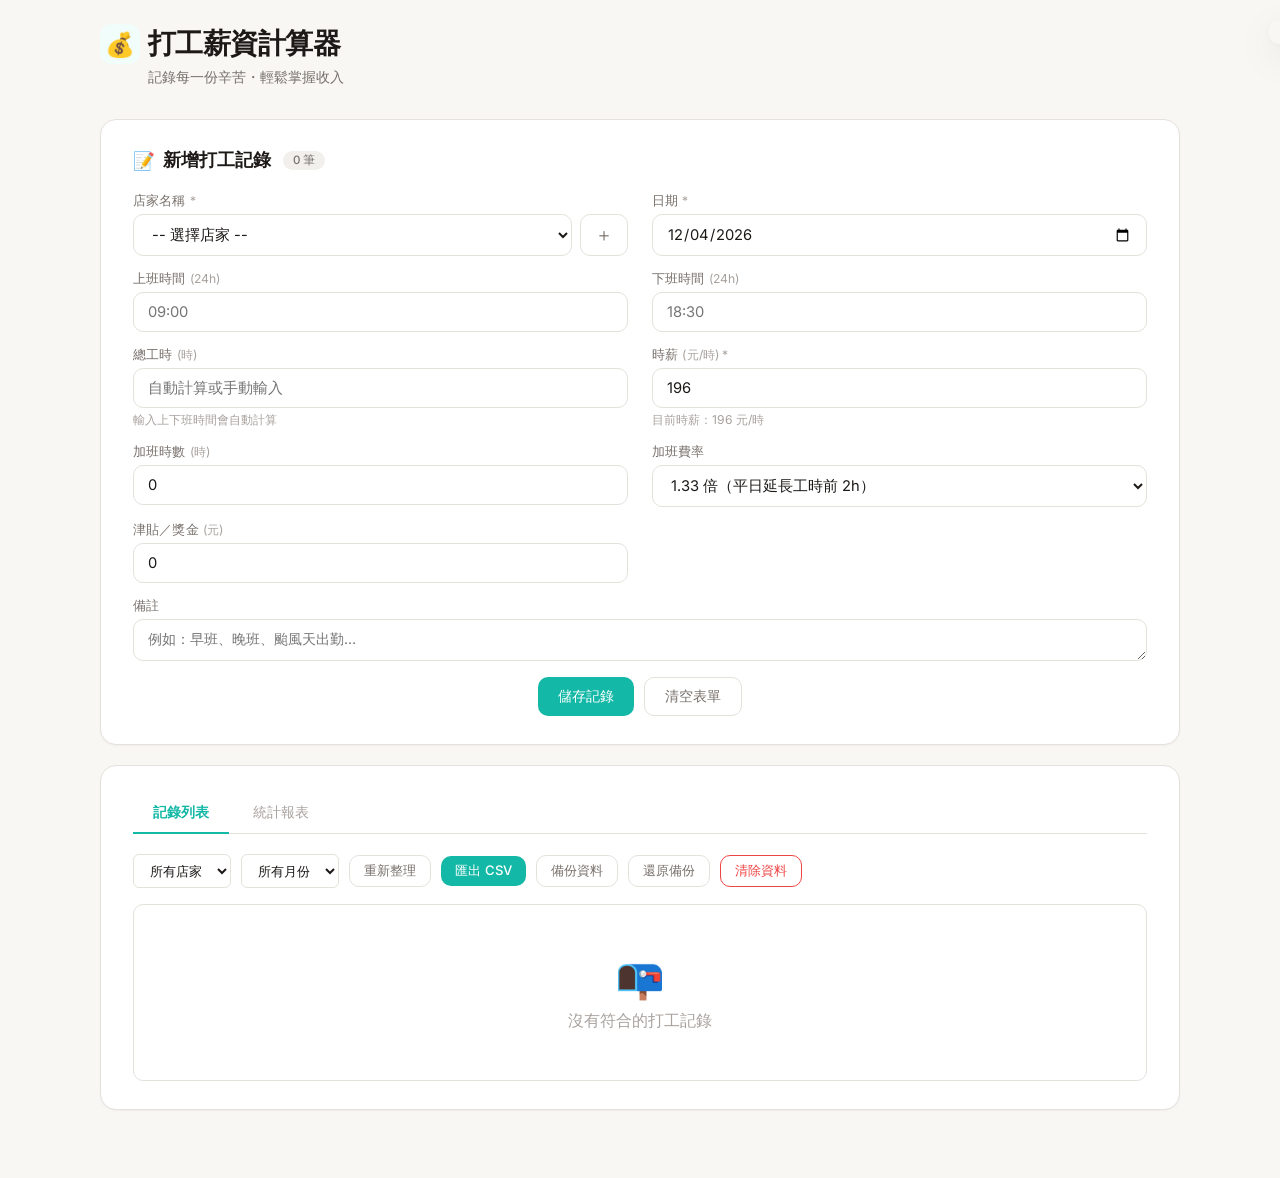
<file: index.html>
<!DOCTYPE html>
<html lang="zh-TW">
<head>
    <meta charset="UTF-8">
    <meta name="viewport" content="width=device-width, initial-scale=1.0">
    <title>打工薪資計算器</title>
    <link rel="preconnect" href="https://fonts.googleapis.com">
    <link rel="preconnect" href="https://fonts.gstatic.com" crossorigin>
    <link href="https://fonts.googleapis.com/css2?family=Outfit:wght@400;500;600;700;800&family=Inter:wght@400;500;600&display=swap" rel="stylesheet">
    <style>
        /* ============================================================
           Design Read: 個人薪資工具 → 簡潔溫暖、值得信賴
           Dials: VARIANCE:5 / MOTION:4 / DENSITY:4
           System: 自訂 CSS（Tailwind 精神）
           ============================================================ */

        /* ===== Reset & Theme Tokens ===== */
        *, *::before, *::after { box-sizing: border-box; margin: 0; padding: 0; }
        :root {
            --font-display: 'Outfit', 'Segoe UI', -apple-system, sans-serif;
            --font-body: 'Inter', 'Noto Sans TC', -apple-system, sans-serif;

            /* Light theme */
            --bg: #f8f7f4;
            --bg-card: #ffffff;
            --bg-elevated: #f1f0ec;
            --bg-input: #ffffff;
            --border: #e5e2dc;
            --border-focus: #14b8a6;
            --text-primary: #1c1917;
            --text-secondary: #78716c;
            --text-tertiary: #a8a29e;
            --accent: #14b8a6;
            --accent-hover: #0d9488;
            --accent-subtle: #f0fdfa;
            --accent-text: #ffffff;
            --cta: #f43f5e;
            --cta-hover: #e11d48;
            --cta-subtle: #fff1f2;
            --success: #10b981;
            --success-subtle: #ecfdf5;
            --danger: #ef4444;
            --danger-subtle: #fef2f2;
            --warning: #f59e0b;
            --shadow-sm: 0 1px 2px rgba(28,25,23,0.04);
            --shadow-md: 0 4px 12px rgba(28,25,23,0.06), 0 1px 3px rgba(28,25,23,0.04);
            --shadow-lg: 0 12px 40px rgba(28,25,23,0.08), 0 2px 8px rgba(28,25,23,0.04);
            --radius: 16px;
            --radius-sm: 10px;
            --radius-xs: 6px;
        }

        @media (prefers-color-scheme: dark) {
            :root {
                --bg: #141210;
                --bg-card: #1c1917;
                --bg-elevated: #292524;
                --bg-input: #292524;
                --border: #3d3836;
                --border-focus: #2dd4bf;
                --text-primary: #f5f5f4;
                --text-secondary: #a8a29e;
                --text-tertiary: #78716c;
                --accent: #2dd4bf;
                --accent-hover: #5eead4;
                --accent-subtle: rgba(45,212,191,0.08);
                --accent-text: #141210;
                --cta: #fb7185;
                --cta-hover: #fda4af;
                --cta-subtle: rgba(244,63,94,0.1);
                --success: #34d399;
                --success-subtle: rgba(16,185,129,0.1);
                --danger: #f87171;
                --danger-subtle: rgba(239,68,68,0.1);
                --shadow-sm: 0 1px 2px rgba(0,0,0,0.2);
                --shadow-md: 0 4px 12px rgba(0,0,0,0.3);
                --shadow-lg: 0 12px 40px rgba(0,0,0,0.4);
            }
        }

        html { font-size: 16px; }
        body {
            font-family: var(--font-body);
            background: var(--bg);
            color: var(--text-primary);
            min-height: 100vh;
            padding: 0;
            -webkit-font-smoothing: antialiased;
            transition: background 0.3s, color 0.3s;
        }

        /* ===== Layout ===== */
        .app-wrap {
            max-width: 1120px;
            margin: 0 auto;
            padding: 24px 20px 48px;
        }

        /* ===== Header ===== */
        .app-header {
            margin-bottom: 32px;
        }
        .app-header h1 {
            font-family: var(--font-display);
            font-size: 1.75rem;
            font-weight: 800;
            letter-spacing: -0.02em;
            color: var(--text-primary);
            display: flex;
            align-items: center;
            gap: 8px;
        }
        .app-header h1 span {
            background: var(--accent-subtle);
            color: var(--accent);
            font-size: 1.5rem;
            width: 40px;
            height: 40px;
            display: inline-flex;
            align-items: center;
            justify-content: center;
            border-radius: 12px;
        }
        .app-header p {
            color: var(--text-secondary);
            font-size: 0.9rem;
            margin-top: 4px;
            margin-left: 48px;
        }

        /* ===== Card ===== */
        .card {
            background: var(--bg-card);
            border: 1px solid var(--border);
            border-radius: var(--radius);
            box-shadow: var(--shadow-sm);
            padding: 28px 32px;
            margin-bottom: 20px;
            transition: background 0.3s, border-color 0.3s, box-shadow 0.3s;
        }
        .card-title {
            font-family: var(--font-display);
            font-size: 1.1rem;
            font-weight: 600;
            color: var(--text-primary);
            margin-bottom: 20px;
            display: flex;
            align-items: center;
            gap: 8px;
        }
        .card-title .badge {
            font-family: var(--font-body);
            font-size: 0.72rem;
            font-weight: 500;
            background: var(--bg-elevated);
            color: var(--text-secondary);
            padding: 2px 10px;
            border-radius: 20px;
            margin-left: 4px;
        }

        /* ===== Form ===== */
        .form-grid {
            display: grid;
            grid-template-columns: 1fr 1fr;
            gap: 14px 24px;
        }
        .form-group {
            display: flex;
            flex-direction: column;
            gap: 4px;
        }
        .form-group.full-width { grid-column: 1 / -1; }
        .form-group label {
            font-size: 0.82rem;
            font-weight: 500;
            color: var(--text-secondary);
            letter-spacing: 0.01em;
        }
        .form-group label .hint {
            font-weight: 400;
            color: var(--text-tertiary);
            font-size: 0.76rem;
        }
        .form-group input,
        .form-group select,
        .form-group textarea {
            padding: 10px 14px;
            border: 1.5px solid var(--border);
            border-radius: var(--radius-sm);
            font-size: 0.92rem;
            font-family: var(--font-body);
            background: var(--bg-input);
            color: var(--text-primary);
            transition: border-color 0.2s, box-shadow 0.2s, background 0.3s;
            outline: none;
        }
        .form-group input:focus,
        .form-group select:focus,
        .form-group textarea:focus {
            border-color: var(--border-focus);
            box-shadow: 0 0 0 3px rgba(45,212,191,0.12);
        }
        .form-group textarea {
            resize: vertical;
            min-height: 42px;
            font-size: 0.88rem;
        }
        .form-group .auto-calc {
            font-size: 0.76rem;
            color: var(--text-tertiary);
        }

        /* Select + Add group */
        .select-add-group {
            display: flex;
            gap: 8px;
            align-items: stretch;
        }
        .select-add-group select {
            flex: 1;
            min-width: 0;
        }
        .select-add-group .btn {
            flex-shrink: 0;
            font-size: 1.1rem;
            padding: 6px 14px;
            border-radius: var(--radius-sm);
        }

        /* ===== Buttons ===== */
        .btn {
            padding: 9px 20px;
            border: none;
            border-radius: var(--radius-sm);
            font-size: 0.88rem;
            font-weight: 500;
            font-family: var(--font-body);
            cursor: pointer;
            transition: all 0.2s cubic-bezier(0.16,1,0.3,1);
            display: inline-flex;
            align-items: center;
            gap: 6px;
            text-decoration: none;
        }
        .btn:active { transform: scale(0.96); }
        .btn-primary {
            background: var(--accent);
            color: var(--accent-text);
        }
        .btn-primary:hover { background: var(--accent-hover); }
        .btn-cta {
            background: var(--cta);
            color: #fff;
        }
        .btn-cta:hover { background: var(--cta-hover); }
        .btn-danger {
            background: transparent;
            color: var(--danger);
            border: 1.5px solid var(--danger);
        }
        .btn-danger:hover { background: var(--danger-subtle); }
        .btn-outline {
            background: transparent;
            color: var(--text-secondary);
            border: 1.5px solid var(--border);
        }
        .btn-outline:hover {
            border-color: var(--text-tertiary);
            background: var(--bg-elevated);
        }
        .btn-sm { padding: 6px 14px; font-size: 0.82rem; }
        .btn-group {
            display: flex;
            gap: 10px;
            flex-wrap: wrap;
            margin-top: 16px;
        }
        .btn-group.center { justify-content: center; }

        /* ===== Result Box ===== */
        .result-box {
            background: var(--accent-subtle);
            border: 1px solid var(--accent);
            border-radius: var(--radius-sm);
            padding: 16px 20px;
            margin-top: 16px;
            display: none;
            animation: fadeSlideIn 0.3s ease;
        }
        .result-box.show { display: block; }
        .result-box .result-item {
            display: flex;
            justify-content: space-between;
            padding: 5px 0;
            font-size: 0.9rem;
        }
        .result-box .result-item.total {
            font-size: 1.15rem;
            font-weight: 700;
            color: var(--accent);
            border-top: 1.5px solid var(--accent);
            margin-top: 6px;
            padding-top: 10px;
        }

        @keyframes fadeSlideIn {
            from { opacity: 0; transform: translateY(-6px); }
            to   { opacity: 1; transform: translateY(0); }
        }

        /* ===== Tabs ===== */
        .tabs {
            display: flex;
            border-bottom: 1.5px solid var(--border);
            margin-bottom: 20px;
            gap: 4px;
        }
        .tab {
            padding: 10px 20px;
            font-size: 0.85rem;
            font-weight: 500;
            font-family: var(--font-body);
            color: var(--text-tertiary);
            cursor: pointer;
            border: none;
            background: none;
            border-bottom: 2px solid transparent;
            margin-bottom: -1.5px;
            transition: all 0.2s;
        }
        .tab:hover { color: var(--text-secondary); }
        .tab.active {
            color: var(--accent);
            border-bottom-color: var(--accent);
            font-weight: 600;
        }
        .tab-content { display: none; }
        .tab-content.active { display: block; }

        /* ===== Filter Bar ===== */
        .filter-bar {
            display: flex;
            gap: 10px;
            align-items: center;
            flex-wrap: wrap;
            margin-bottom: 16px;
        }
        .filter-bar select,
        .filter-bar input {
            padding: 7px 12px;
            border: 1.5px solid var(--border);
            border-radius: var(--radius-xs);
            font-size: 0.84rem;
            font-family: var(--font-body);
            background: var(--bg-input);
            color: var(--text-primary);
            outline: none;
        }
        .filter-bar select:focus,
        .filter-bar input:focus {
            border-color: var(--border-focus);
        }

        /* ===== Table ===== */
        .table-wrap {
            overflow-x: auto;
            border: 1px solid var(--border);
            border-radius: var(--radius-sm);
            background: var(--bg-card);
        }
        table {
            width: 100%;
            border-collapse: collapse;
            font-size: 0.84rem;
        }
        thead { background: var(--bg-elevated); }
        th {
            text-align: left;
            padding: 10px 14px;
            font-weight: 600;
            color: var(--text-secondary);
            font-size: 0.78rem;
            letter-spacing: 0.03em;
            white-space: nowrap;
            border-bottom: 1.5px solid var(--border);
        }
        td {
            padding: 10px 14px;
            border-bottom: 1px solid var(--border);
            vertical-align: middle;
            color: var(--text-primary);
        }
        tr:last-child td { border-bottom: none; }
        tr:hover td { background: var(--accent-subtle); }
        .text-money { font-weight: 600; font-variant-numeric: tabular-nums; }
        .text-store {
            display: inline-block;
            background: var(--accent-subtle);
            color: var(--accent);
            padding: 2px 10px;
            border-radius: 8px;
            font-size: 0.8rem;
            font-weight: 500;
        }
        .empty-msg {
            text-align: center;
            padding: 48px 20px;
            color: var(--text-tertiary);
        }
        .empty-msg .icon { font-size: 2.5rem; margin-bottom: 8px; }

        /* ===== Stats ===== */
        .stats-grid {
            display: grid;
            grid-template-columns: repeat(auto-fit, minmax(160px, 1fr));
            gap: 12px;
            margin-bottom: 24px;
        }
        .stat-card {
            background: var(--bg-elevated);
            border-radius: var(--radius-sm);
            padding: 16px;
            text-align: center;
            border: 1px solid var(--border);
        }
        .stat-card .label {
            font-size: 0.78rem;
            color: var(--text-secondary);
            font-weight: 500;
        }
        .stat-card .value {
            font-family: var(--font-display);
            font-size: 1.5rem;
            font-weight: 700;
            color: var(--text-primary);
            margin-top: 4px;
        }
        .stat-card .value.accent { color: var(--accent); }
        .stat-card .value.cta { color: var(--cta); }
        .stat-card .value.warning { color: var(--warning); }

        .store-breakdown {
            display: grid;
            gap: 6px;
        }
        .store-row {
            display: flex;
            justify-content: space-between;
            align-items: center;
            padding: 10px 16px;
            background: var(--bg-elevated);
            border-radius: var(--radius-sm);
            border: 1px solid var(--border);
        }
        .store-row .sname { font-weight: 500; }
        .store-row .samount { font-weight: 700; color: var(--accent); }

        /* ===== Toast ===== */
        .toast {
            position: fixed;
            top: 20px;
            right: 20px;
            padding: 12px 22px;
            border-radius: var(--radius-sm);
            color: #fff;
            font-weight: 500;
            font-size: 0.88rem;
            font-family: var(--font-body);
            box-shadow: var(--shadow-lg);
            z-index: 9999;
            transform: translateX(120%);
            transition: transform 0.35s cubic-bezier(0.16,1,0.3,1);
            max-width: 380px;
        }
        .toast.show { transform: translateX(0); }
        .toast.success { background: var(--success); }
        .toast.error { background: var(--danger); }
        .toast.info { background: #6366f1; }

        /* ===== Icon-only actions ===== */
        .action-btn {
            background: none;
            border: none;
            cursor: pointer;
            font-size: 1rem;
            padding: 4px 6px;
            border-radius: 6px;
            transition: background 0.15s;
            opacity: 0.6;
        }
        .action-btn:hover { background: var(--bg-elevated); opacity: 1; }

        /* ===== Responsive ===== */
        @media (max-width: 720px) {
            .app-wrap { padding: 16px 14px 32px; }
            .card { padding: 20px; }
            .form-grid { grid-template-columns: 1fr; }
            .stats-grid { grid-template-columns: 1fr 1fr; }
            .filter-bar { flex-direction: column; align-items: stretch; }
            .app-header h1 { font-size: 1.4rem; }
            .app-header p { margin-left: 0; }
        }

        @media (prefers-reduced-motion: reduce) {
            *, *::before, *::after {
                animation-duration: 0.01ms !important;
                transition-duration: 0.01ms !important;
            }
        }

        @media print {
            body { background: #fff; }
            .no-print { display: none !important; }
            .card {
                border: 1px solid #ddd;
                box-shadow: none;
                break-inside: avoid;
                padding: 16px;
            }
            .table-wrap { border: 1px solid #ddd; }
        }
    </style>
</head>
<body>

    <div class="app-wrap">

        <!-- Toast -->
        <div id="toast" class="toast"></div>

        <!-- Header -->
        <header class="app-header no-print">
            <h1><span>💰</span> 打工薪資計算器</h1>
            <p>記錄每一份辛苦・輕鬆掌握收入</p>
        </header>

        <!-- ===== Input Section ===== -->
        <section class="card no-print" id="input-section">
            <div class="card-title">
                <span>📝</span> 新增打工記錄
                <span class="badge" id="record-count-badge">0 筆</span>
            </div>

            <div class="form-grid">
                <div class="form-group">
                    <label>店家名稱 <span class="hint">*</span></label>
                    <div class="select-add-group">
                        <select id="storeSelect" onchange="onStoreSelectChange()"></select>
                        <button type="button" class="btn btn-sm btn-outline" onclick="addNewStore()" title="新增店家">＋</button>
                    </div>
                </div>

                <div class="form-group">
                    <label>日期 <span class="hint">*</span></label>
                    <input type="date" id="workDate">
                </div>

                <div class="form-group">
                    <label>上班時間 <span class="hint">(24h)</span></label>
                    <input type="text" id="startTime" placeholder="09:00" maxlength="5" inputmode="numeric">
                </div>

                <div class="form-group">
                    <label>下班時間 <span class="hint">(24h)</span></label>
                    <input type="text" id="endTime" placeholder="18:30" maxlength="5" inputmode="numeric">
                </div>

                <div class="form-group">
                    <label>總工時 <span class="hint">(時)</span></label>
                    <input type="number" id="workHours" step="0.5" min="0" placeholder="自動計算或手動輸入">
                    <span class="auto-calc" id="hoursHint">輸入上下班時間會自動計算</span>
                </div>

                <div class="form-group">
                    <label>時薪 <span class="hint">(元/時) *</span></label>
                    <input type="number" id="hourlyWage" step="1" min="0" placeholder="196" value="196">
                    <span class="auto-calc">目前時薪：196 元/時</span>
                </div>

                <div class="form-group">
                    <label>加班時數 <span class="hint">(時)</span></label>
                    <input type="number" id="overtimeHours" step="0.5" min="0" value="0" placeholder="0">
                </div>

                <div class="form-group">
                    <label>加班費率</label>
                    <select id="overtimeRate">
                        <option value="1.33">1.33 倍（平日延長工時前 2h）</option>
                        <option value="1.66">1.66 倍（平日延長工時第 3h 起）</option>
                        <option value="2">2 倍（例假日出勤）</option>
                        <option value="1">1 倍（無加班費）</option>
                    </select>
                </div>

                <div class="form-group">
                    <label>津貼／獎金 <span class="hint">(元)</span></label>
                    <input type="number" id="allowance" step="1" value="0" placeholder="0">
                </div>

                <div class="form-group full-width">
                    <label>備註</label>
                    <textarea id="notes" placeholder="例如：早班、晚班、颱風天出勤…" rows="1"></textarea>
                </div>
            </div>

            <!-- Result Preview -->
            <div class="result-box" id="resultBox">
                <div class="result-item"><span>本薪</span><span id="previewBase" class="text-money">$0</span></div>
                <div class="result-item"><span>加班費</span><span id="previewOvertime" class="text-money">$0</span></div>
                <div class="result-item"><span>津貼／獎金</span><span id="previewAllowance" class="text-money">$0</span></div>
                <div class="result-item total"><span>總計</span><span id="previewTotal" class="text-money">$0</span></div>
            </div>

            <div class="btn-group center">
                <button class="btn btn-primary" onclick="saveRecord()">儲存記錄</button>
                <button class="btn btn-outline" onclick="resetForm()">清空表單</button>
            </div>
        </section>

        <!-- ===== Tabs ===== -->
        <section class="card">
            <div class="tabs no-print">
                <button class="tab active" data-tab="records">記錄列表</button>
                <button class="tab" data-tab="report">統計報表</button>
            </div>

            <!-- Records Tab -->
            <div class="tab-content active" id="tab-records">
                <div class="filter-bar no-print">
                    <select id="filterStore" onchange="renderRecords()">
                        <option value="">所有店家</option>
                    </select>
                    <select id="filterMonth" onchange="renderRecords()">
                        <option value="">所有月份</option>
                    </select>
                    <button class="btn btn-sm btn-outline" onclick="renderRecords()">重新整理</button>
                    <button class="btn btn-sm btn-primary" onclick="exportCSV()">匯出 CSV</button>
                    <button class="btn btn-sm btn-outline" onclick="exportBackup()">備份資料</button>
                    <button class="btn btn-sm btn-outline" onclick="document.getElementById('importFileInput').click()">還原備份</button>
                    <input type="file" id="importFileInput" accept=".json" style="display:none" onchange="importBackup(event)">
                    <button class="btn btn-sm btn-danger" onclick="clearAllData()">清除資料</button>
                </div>
                <div class="table-wrap" id="recordsTableWrap">
                    <div class="empty-msg">
                        <div class="icon">📭</div>
                        <p>還沒有打工記錄，趕快新增一筆吧！</p>
                    </div>
                </div>
            </div>

            <!-- Report Tab -->
            <div class="tab-content" id="tab-report">
                <div class="no-print" style="margin-bottom:16px;">
                    <button class="btn btn-sm btn-outline" onclick="printReport()">列印報表</button>
                </div>
                <div class="stats-grid" id="statsGrid">
                    <div class="stat-card">
                        <div class="label">總收入</div>
                        <div class="value accent" id="statTotal">$0</div>
                    </div>
                    <div class="stat-card">
                        <div class="label">總筆數</div>
                        <div class="value" id="statCount">0</div>
                    </div>
                    <div class="stat-card">
                        <div class="label">店家數</div>
                        <div class="value" id="statStores">0</div>
                    </div>
                    <div class="stat-card">
                        <div class="label">總工時</div>
                        <div class="value warning" id="statHours">0</div>
                    </div>
                </div>

                <div id="reportDetail">
                    <h3 style="font-family:var(--font-display);font-size:0.95rem;font-weight:600;color:var(--text-secondary);margin:20px 0 10px;">各店家收入</h3>
                    <div class="store-breakdown" id="storeBreakdown"></div>
                    <h3 style="font-family:var(--font-display);font-size:0.95rem;font-weight:600;color:var(--text-secondary);margin:20px 0 10px;">每月收入</h3>
                    <div class="store-breakdown" id="monthBreakdown"></div>
                </div>
            </div>
        </section>
    </div>

    <script>
        // ============================================================
        //  Data Layer
        // ============================================================
        const STORAGE_KEY = 'parttime_salary_records';
        const STORES_KEY = 'parttime_stores';

        function getRecords() {
            try { return JSON.parse(localStorage.getItem(STORAGE_KEY)) || []; }
            catch { return []; }
        }

        function saveRecords(records) {
            localStorage.setItem(STORAGE_KEY, JSON.stringify(records));
            // Auto-sync store names from records
            const stores = [...new Set(records.map(r => r.store))].sort();
            saveStores(stores);
            updateUI();
        }

        function getStores() {
            try { return JSON.parse(localStorage.getItem(STORES_KEY)) || []; }
            catch { return []; }
        }

        function saveStores(stores) {
            localStorage.setItem(STORES_KEY, JSON.stringify([...new Set(stores)].sort()));
        }

        function syncStoresFromRecords() {
            const records = getRecords();
            const recordStores = [...new Set(records.map(r => r.store))];
            const savedStores = getStores();
            const all = [...new Set([...savedStores, ...recordStores])].sort();
            if (all.length !== savedStores.length) {
                saveStores(all);
            }
        }

        function generateId() {
            return Date.now().toString(36) + Math.random().toString(36).slice(2, 6);
        }

        // ============================================================
        //  Calculation
        // ============================================================
        function calcPay(record) {
            const hours = Number(record.hours) || 0;
            const wage = Number(record.hourlyWage) || 0;
            const otHours = Number(record.overtimeHours) || 0;
            const otRate = Number(record.overtimeRate) || 1;
            const allowance = Number(record.allowance) || 0;
            const base = hours * wage;
            const overtime = otHours * wage * otRate;
            const total = base + overtime + allowance;
            return { base: Math.round(base), overtime: Math.round(overtime), allowance, total: Math.round(total) };
        }

        function autoCalcHours(start, end) {
            if (!start || !end) return null;
            const [sh, sm] = start.split(':').map(Number);
            const [eh, em] = end.split(':').map(Number);
            let s = sh * 60 + sm;
            let e = eh * 60 + em;
            if (e <= s) e += 1440;
            return Math.round((e - s) / 6) / 10;
        }

        // ============================================================
        //  Time Input helpers
        // ============================================================
        function formatTimeInput(input) {
            // On every keystroke: just strip non-digits, no formatting
            let raw = input.value.replace(/[^0-9]/g, '').slice(0, 4);
            input.value = raw;
        }

        function finalizeTimeInput(input) {
            // On blur: smart-parse raw digits to HH:MM
            let raw = input.value.replace(/[^0-9]/g, '').slice(0, 4);
            if (!raw) { input.value = ''; input.style.borderColor = ''; return; }

            let result = '';
            if (raw.length === 1) {
                // "8" → "08:00"
                result = '0' + raw + ':00';
            } else if (raw.length === 2) {
                // "16" → "16:00"
                const h = parseInt(raw, 10);
                result = (h < 10 ? '0' : '') + h + ':00';
            } else if (raw.length === 3) {
                // "830" → "08:30"
                let h = parseInt(raw[0], 10);
                let m = parseInt(raw.slice(1), 10);
                if (h > 23) h = 23;
                if (m > 59) m = 59;
                result = (h < 10 ? '0' : '') + h + ':' + (m < 10 ? '0' : '') + m;
            } else if (raw.length === 4) {
                // "1430" → "14:30"
                let h = parseInt(raw.slice(0, 2), 10);
                let m = parseInt(raw.slice(2), 10);
                if (h > 23) h = 23;
                if (m > 59) m = 59;
                result = (h < 10 ? '0' : '') + h + ':' + (m < 10 ? '0' : '') + m;
            }

            input.value = result;
            input.style.borderColor = '';
        }

        // (no separate validate needed — finalizeTimeInput handles validation inline)

        // ============================================================
        //  DOM Ready
        // ============================================================
        document.addEventListener('DOMContentLoaded', () => {
            const startInput = document.getElementById('startTime');
            const endInput = document.getElementById('endTime');
            const hoursInput = document.getElementById('workHours');

            // Time formatting: keystroke → raw digits, blur → smart HH:MM
            [startInput, endInput].forEach(inp => {
                inp.addEventListener('input', function() { formatTimeInput(this); });
                inp.addEventListener('blur', function() { finalizeTimeInput(this); });
            });

            // Auto-calc hours (trigger on change AND blur for formatted times)
            function onTimeChange() {
                const calc = autoCalcHours(startInput.value, endInput.value);
                const hint = document.getElementById('hoursHint');
                if (calc !== null) {
                    hoursInput.value = calc;
                    hint.textContent = `自動計算：${calc} 小時`;
                    hint.style.color = 'var(--success)';
                } else {
                    hint.textContent = '輸入上下班時間會自動計算';
                    hint.style.color = 'var(--text-tertiary)';
                }
                updatePreview();
            }
            startInput.addEventListener('change', onTimeChange);
            startInput.addEventListener('blur', onTimeChange);
            endInput.addEventListener('change', onTimeChange);
            endInput.addEventListener('blur', onTimeChange);

            // Live preview
            document.querySelectorAll('#input-section input, #input-section select, #input-section textarea').forEach(el => {
                el.addEventListener('input', updatePreview);
                el.addEventListener('change', updatePreview);
            });

            // Today's date
            document.getElementById('workDate').value = new Date().toISOString().slice(0, 10);

            // Tabs
            document.querySelectorAll('.tab').forEach(tab => {
                tab.addEventListener('click', () => {
                    document.querySelectorAll('.tab').forEach(t => t.classList.remove('active'));
                    document.querySelectorAll('.tab-content').forEach(t => t.classList.remove('active'));
                    tab.classList.add('active');
                    document.getElementById('tab-' + tab.dataset.tab).classList.add('active');
                });
            });

            // Sync stores from existing records on first load
            syncStoresFromRecords();

            // Textarea auto-resize
            document.getElementById('notes').addEventListener('input', function() {
                this.style.height = 'auto';
                this.style.height = Math.min(this.scrollHeight, 120) + 'px';
            });

            updateUI();
        });

        // ============================================================
        //  Preview
        // ============================================================
        function updatePreview() {
            const hours = Number(document.getElementById('workHours').value) || 0;
            const wage = Number(document.getElementById('hourlyWage').value) || 0;
            const otHours = Number(document.getElementById('overtimeHours').value) || 0;
            const otRate = Number(document.getElementById('overtimeRate').value) || 1;
            const allowance = Number(document.getElementById('allowance').value) || 0;
            const base = hours * wage;
            const overtime = otHours * wage * otRate;
            const total = base + overtime + allowance;

            document.getElementById('previewBase').textContent = '$' + Math.round(base).toLocaleString();
            document.getElementById('previewOvertime').textContent = '$' + Math.round(overtime).toLocaleString();
            document.getElementById('previewAllowance').textContent = '$' + allowance.toLocaleString();
            document.getElementById('previewTotal').textContent = '$' + Math.round(total).toLocaleString();
            document.getElementById('resultBox').classList.toggle('show', hours > 0 || otHours > 0 || allowance > 0);
        }

        // ============================================================
        //  CRUD
        // ============================================================
        function getFormData() {
            const store = document.getElementById('storeSelect').value.trim();
            const date = document.getElementById('workDate').value;
            const startTime = document.getElementById('startTime').value;
            const endTime = document.getElementById('endTime').value;
            const hours = Number(document.getElementById('workHours').value) || 0;
            const wage = Number(document.getElementById('hourlyWage').value) || 0;
            const otHours = Number(document.getElementById('overtimeHours').value) || 0;
            const otRate = Number(document.getElementById('overtimeRate').value) || 1;
            const allowance = Number(document.getElementById('allowance').value) || 0;
            const notes = document.getElementById('notes').value.trim();

            if (!store) { showToast('請輸入店家名稱！', 'error'); return null; }
            if (!date) { showToast('請選擇日期！', 'error'); return null; }
            if (hours <= 0) { showToast('請輸入工時！', 'error'); return null; }
            if (wage <= 0) { showToast('請輸入時薪！', 'error'); return null; }
            return { store, date, startTime, endTime, hours, hourlyWage: wage, overtimeHours: otHours, overtimeRate: otRate, allowance, notes };
        }

        function saveRecord() {
            const data = getFormData();
            if (!data) return;
            const records = getRecords();
            records.push({ ...data, id: generateId(), createdAt: new Date().toISOString() });
            saveRecords(records);
            showToast(`已儲存 ${data.store} 的薪資記錄！`, 'success');
            resetForm();
        }

        function deleteRecord(id, silent) {
            if (!silent && !confirm('確定要刪除這筆記錄嗎？')) return;
            let records = getRecords();
            records = records.filter(r => r.id !== id);
            saveRecords(records);
            if (!silent) showToast('已刪除記錄', 'info');
        }

        function editRecord(id) {
            const records = getRecords();
            const r = records.find(r => r.id === id);
            if (!r) return;
            document.getElementById('storeSelect').value = r.store;
            document.getElementById('workDate').value = r.date;
            document.getElementById('startTime').value = r.startTime || '';
            document.getElementById('endTime').value = r.endTime || '';
            document.getElementById('workHours').value = r.hours;
            document.getElementById('hourlyWage').value = r.hourlyWage;
            document.getElementById('overtimeHours').value = r.overtimeHours || 0;
            document.getElementById('overtimeRate').value = r.overtimeRate || 1.33;
            document.getElementById('allowance').value = r.allowance || 0;
            document.getElementById('notes').value = r.notes || '';

            // Update hours hint if start/end time exist
            const hint = document.getElementById('hoursHint');
            if (r.startTime && r.endTime) {
                hint.textContent = `自動計算：${r.hours} 小時`;
                hint.style.color = 'var(--success)';
            } else {
                hint.textContent = '輸入上下班時間會自動計算';
                hint.style.color = 'var(--text-tertiary)';
            }

            // Scroll to form and delete old record silently
            document.getElementById('input-section').scrollIntoView({ behavior: 'smooth' });
            deleteRecord(id, true);
            updatePreview();
        }

        function resetForm() {
            document.getElementById('storeSelect').value = '';
            document.getElementById('workDate').value = new Date().toISOString().slice(0, 10);
            document.getElementById('startTime').value = '';
            document.getElementById('endTime').value = '';
            document.getElementById('workHours').value = '';
            document.getElementById('hourlyWage').value = 196;
            document.getElementById('overtimeHours').value = 0;
            document.getElementById('overtimeRate').value = 1.33;
            document.getElementById('allowance').value = 0;
            document.getElementById('notes').value = '';
            document.getElementById('resultBox').classList.remove('show');
            document.getElementById('hoursHint').textContent = '輸入上下班時間會自動計算';
            document.getElementById('hoursHint').style.color = 'var(--text-tertiary)';
            document.getElementById('storeSelect').focus();
        }

        function clearAllData() {
            if (!confirm('確定要清除所有打工資料嗎？此操作無法復原！')) return;
            if (!confirm('最後確認：真的要全部刪除嗎？')) return;
            localStorage.removeItem(STORAGE_KEY);
            updateUI();
            showToast('已清除所有資料', 'info');
        }

        // ============================================================
        //  Render
        // ============================================================
        function updateUI() {
            updateRecordBadge();
            populateStoreSelect();
            populateFilters();
            renderRecords();
            renderReport();
        }

        function updateRecordBadge() {
            document.getElementById('record-count-badge').textContent = getRecords().length + ' 筆';
        }

        // ============================================================
        //  Store Select
        // ============================================================
        function populateStoreSelect() {
            const stores = getStores();
            const sel = document.getElementById('storeSelect');
            const current = sel.value;
            sel.innerHTML = '<option value="">-- 選擇店家 --</option>' +
                stores.map(s => `<option value="${s}">${s}</option>`).join('');
            // Restore selection if still valid
            if (current && stores.includes(current)) sel.value = current;
        }

        function onStoreSelectChange() {
            updatePreview();
        }

        function addNewStore() {
            const name = prompt('請輸入新的店家名稱：');
            if (!name || !name.trim()) return;
            const s = name.trim();
            const stores = getStores();
            if (stores.includes(s)) {
                document.getElementById('storeSelect').value = s;
                showToast('該店家已存在', 'info');
                return;
            }
            saveStores([...stores, s]);
            populateStoreSelect();
            document.getElementById('storeSelect').value = s;
            showToast(`已新增店家：${s}`, 'success');
            updatePreview();
        }

        function populateFilters() {
            const records = getRecords();
            const stores = [...new Set(records.map(r => r.store))].sort();
            const sSel = document.getElementById('filterStore');
            const curStore = sSel.value;
            sSel.innerHTML = '<option value="">所有店家</option>' + stores.map(s => `<option value="${s}">${s}</option>`).join('');
            sSel.value = curStore || '';

            const months = [...new Set(records.map(r => r.date.slice(0, 7)))].sort().reverse();
            const mSel = document.getElementById('filterMonth');
            const curMonth = mSel.value;
            mSel.innerHTML = '<option value="">所有月份</option>' +
                months.map(m => {
                    const [y, mo] = m.split('-');
                    return `<option value="${m}">${y} 年 ${parseInt(mo)} 月</option>`;
                }).join('');
            mSel.value = curMonth || '';
        }

        function renderRecords() {
            let records = getRecords();
            const fs = document.getElementById('filterStore').value;
            const fm = document.getElementById('filterMonth').value;
            if (fs) records = records.filter(r => r.store === fs);
            if (fm) records = records.filter(r => r.date.startsWith(fm));
            records.sort((a, b) => b.date.localeCompare(a.date) || b.id.localeCompare(b.id));

            const wrap = document.getElementById('recordsTableWrap');
            if (records.length === 0) {
                wrap.innerHTML = '<div class="empty-msg"><div class="icon">📭</div><p>沒有符合的打工記錄</p></div>';
                return;
            }

            let html = `<table><thead><tr>
                <th>日期</th><th>店家</th><th>時薪</th><th>工時</th>
                <th>加班</th><th>津貼</th><th style="text-align:right;">本薪</th>
                <th style="text-align:right;">合計</th><th style="text-align:center;">操作</th>
            </tr></thead><tbody>`;

            records.forEach(r => {
                const pay = calcPay(r);
                const d = r.date.replace(/-/g, '/');
                const t = r.startTime && r.endTime ? `<br><span style="font-size:0.75rem;color:var(--text-tertiary);">${r.startTime}-${r.endTime}</span>` : '';
                html += `<tr>
                    <td style="white-space:nowrap;">${d}${t}</td>
                    <td><span class="text-store">${escHtml(r.store)}</span></td>
                    <td>$${r.hourlyWage}</td>
                    <td>${r.hours}h</td>
                    <td>${r.overtimeHours > 0 ? r.overtimeHours+'h' : '-'}</td>
                    <td>${r.allowance > 0 ? '$'+Number(r.allowance).toLocaleString() : '-'}</td>
                    <td style="text-align:right;" class="text-money">$${pay.base.toLocaleString()}</td>
                    <td style="text-align:right;font-weight:700;color:var(--accent);">$${pay.total.toLocaleString()}</td>
                    <td style="text-align:center;white-space:nowrap;">
                        <button class="action-btn" onclick="editRecord('${r.id}')" title="編輯">✏️</button>
                        <button class="action-btn" onclick="deleteRecord('${r.id}')" title="刪除">🗑</button>
                    </td>
                </tr>`;
            });

            html += '</tbody></table>';
            wrap.innerHTML = html;
        }

        function renderReport() {
            const records = getRecords();
            if (records.length === 0) {
                document.getElementById('statTotal').textContent = '$0';
                document.getElementById('statCount').textContent = '0';
                document.getElementById('statStores').textContent = '0';
                document.getElementById('statHours').textContent = '0';
                document.getElementById('storeBreakdown').innerHTML = '<div class="empty-msg" style="padding:20px;"><p>尚無資料</p></div>';
                document.getElementById('monthBreakdown').innerHTML = '<div class="empty-msg" style="padding:20px;"><p>尚無資料</p></div>';
                return;
            }

            let totalPay = 0, totalHours = 0;
            const storeMap = {}, monthMap = {};

            records.forEach(r => {
                const pay = calcPay(r);
                totalPay += pay.total;
                totalHours += Number(r.hours) || 0;
                storeMap[r.store] = (storeMap[r.store] || 0) + pay.total;
                const m = r.date.slice(0, 7);
                monthMap[m] = (monthMap[m] || 0) + pay.total;
            });

            document.getElementById('statTotal').textContent = '$' + Math.round(totalPay).toLocaleString();
            document.getElementById('statCount').textContent = records.length;
            document.getElementById('statStores').textContent = Object.keys(storeMap).length;
            document.getElementById('statHours').textContent = totalHours.toFixed(1);

            const storeSorted = Object.entries(storeMap).sort((a, b) => b[1] - a[1]);
            document.getElementById('storeBreakdown').innerHTML = storeSorted.map(([name, amt]) => {
                const pct = ((amt / totalPay) * 100).toFixed(1);
                return `<div class="store-row">
                    <span class="sname">${escHtml(name)}</span>
                    <span><span class="samount">$${Math.round(amt).toLocaleString()}</span> <span style="color:var(--text-tertiary);font-size:0.8rem;">(${pct}%)</span></span>
                </div>`;
            }).join('');

            const monthSorted = Object.entries(monthMap).sort((a, b) => b[0].localeCompare(a[0]));
            document.getElementById('monthBreakdown').innerHTML = monthSorted.map(([m, amt]) => {
                const [y, mo] = m.split('-');
                const pct = ((amt / totalPay) * 100).toFixed(1);
                return `<div class="store-row">
                    <span class="sname">${y} 年 ${parseInt(mo)} 月</span>
                    <span><span class="samount" style="color:var(--success);">$${Math.round(amt).toLocaleString()}</span> <span style="color:var(--text-tertiary);font-size:0.8rem;">(${pct}%)</span></span>
                </div>`;
            }).join('');
        }

        // ============================================================
        //  Export & Print
        // ============================================================
        function exportCSV() {
            const records = getRecords();
            if (records.length === 0) { showToast('沒有資料可以匯出', 'error'); return; }
            let csv = '﻿';
            csv += '日期,上班,下班,店家名稱,時薪,工時(時),加班時數,加班費率,津貼,本薪,加班費,合計,備註\n';
            records.sort((a, b) => a.date.localeCompare(b.date)).forEach(r => {
                const pay = calcPay(r);
                csv += [r.date, r.startTime||'', r.endTime||'', r.store, r.hourlyWage, r.hours,
                    r.overtimeHours||0, r.overtimeRate||1, r.allowance||0, pay.base, pay.overtime,
                    pay.total, (r.notes||'').replace(/,/g, '，')].join(',') + '\n';
            });
            const blob = new Blob([csv], { type: 'text/csv;charset=utf-8;' });
            const link = document.createElement('a');
            link.href = URL.createObjectURL(blob);
            link.download = '打工薪資報表_' + new Date().toISOString().slice(0, 10) + '.csv';
            link.click();
            URL.revokeObjectURL(link.href);
            showToast('CSV 報表已下載！', 'success');
        }

        function exportBackup() {
            const records = getRecords();
            if (records.length === 0) { showToast('沒有資料可以備份', 'error'); return; }
            const backup = { version: 1, exportedAt: new Date().toISOString(), records };
            const blob = new Blob([JSON.stringify(backup, null, 2)], { type: 'application/json' });
            const link = document.createElement('a');
            link.href = URL.createObjectURL(blob);
            link.download = '打工薪資備份_' + new Date().toISOString().slice(0, 10) + '.json';
            link.click();
            URL.revokeObjectURL(link.href);
            showToast('備份檔已下載！請妥善保存', 'success');
        }

        function importBackup(event) {
            const file = event.target.files[0];
            if (!file) return;
            const reader = new FileReader();
            reader.onload = function(e) {
                try {
                    const data = JSON.parse(e.target.result);
                    if (!data.records || !Array.isArray(data.records) || data.records.length === 0) {
                        showToast('備份檔格式錯誤或無資料', 'error');
                        return;
                    }
                    if (!confirm(`將以 ${data.records.length} 筆備份資料取代現有資料（${getRecords().length} 筆），確定嗎？`)) return;
                    saveRecords(data.records);
                    showToast(`成功還原 ${data.records.length} 筆資料！`, 'success');
                } catch (err) {
                    showToast('無法讀取備份檔：' + err.message, 'error');
                }
            };
            reader.readAsText(file);
            event.target.value = '';
        }

        function printReport() {
            const records = getRecords();
            if (records.length === 0) { showToast('沒有資料可以列印', 'error'); return; }

            let totalPay = 0, totalHours = 0;
            const storeMap = {}, monthMap = {};
            records.forEach(r => {
                const pay = calcPay(r);
                totalPay += pay.total;
                totalHours += Number(r.hours) || 0;
                storeMap[r.store] = (storeMap[r.store] || 0) + pay.total;
                monthMap[r.date.slice(0, 7)] = (monthMap[r.date.slice(0, 7)] || 0) + pay.total;
            });

            let h = `<!DOCTYPE html><html><head><meta charset="UTF-8"><title>打工薪資報表</title>
            <style>body{font-family:'Inter','Noto Sans TC',sans-serif;padding:24px;max-width:800px;margin:0 auto;color:#1c1917;}
            h1{font-family:'Outfit',sans-serif;font-size:1.6rem;text-align:center;}
            table{width:100%;border-collapse:collapse;font-size:0.85rem;margin-bottom:20px;}
            th{background:#f1f0ec;padding:8px 12px;text-align:left;border-bottom:2px solid #e5e2dc;font-size:0.78rem;color:#78716c;}
            td{padding:6px 12px;border-bottom:1px solid #e5e2dc;}
            .r{text-align:right;font-weight:600;}
            .s{display:grid;grid-template-columns:1fr 1fr 1fr 1fr;gap:10px;margin-bottom:24px;}
            .c{background:#f1f0ec;padding:12px;border-radius:8px;text-align:center;}
            .c div:first-child{font-size:0.8rem;color:#78716c;}
            .c div:last-child{font-family:'Outfit',sans-serif;font-size:1.3rem;font-weight:700;margin-top:4px;}
            .tc{text-align:center;color:#a8a29e;font-size:0.8rem;margin-top:24px;}
            </style></head><body>
            <h1>💰 打工薪資報表</h1>
            <p style="text-align:center;color:#78716c;margin-bottom:20px;">${new Date().toLocaleDateString('zh-TW')}</p>
            <div class="s">
                <div class="c"><div>總收入</div><div style="color:#14b8a6;">$${Math.round(totalPay).toLocaleString()}</div></div>
                <div class="c"><div>總筆數</div><div>${records.length}</div></div>
                <div class="c"><div>店家數</div><div>${Object.keys(storeMap).length}</div></div>
                <div class="c"><div>總工時</div><div>${totalHours.toFixed(1)}h</div></div>
            </div>`;

            h += '<h2 style="font-size:1rem;margin-bottom:8px;">各店家統計</h2><table><thead><tr><th>店家</th><th class="r">金額</th><th class="r">佔比</th></tr></thead><tbody>';
            Object.entries(storeMap).sort((a,b) => b[1]-a[1]).forEach(([n, a]) => {
                h += `<tr><td>${escHtml(n)}</td><td class="r">$${Math.round(a).toLocaleString()}</td><td class="r" style="color:#78716c;">${((a/totalPay)*100).toFixed(1)}%</td></tr>`;
            });
            h += '</tbody></table>';

            h += '<h2 style="font-size:1rem;margin-bottom:8px;">每月統計</h2><table><thead><tr><th>月份</th><th class="r">金額</th><th class="r">佔比</th></tr></thead><tbody>';
            Object.entries(monthMap).sort((a,b) => b[0].localeCompare(a[0])).forEach(([m, a]) => {
                const [y, mo] = m.split('-');
                h += `<tr><td>${y} 年 ${parseInt(mo)} 月</td><td class="r">$${Math.round(a).toLocaleString()}</td><td class="r" style="color:#78716c;">${((a/totalPay)*100).toFixed(1)}%</td></tr>`;
            });
            h += '</tbody></table>';

            h += '<h2 style="font-size:1rem;margin-bottom:8px;">詳細記錄</h2><table><thead><tr><th>日期</th><th>店家</th><th class="r">時薪</th><th class="r">工時</th><th class="r">本薪</th><th class="r">合計</th></tr></thead><tbody>';
            records.sort((a,b) => b.date.localeCompare(a.date)).forEach(r => {
                const pay = calcPay(r);
                h += `<tr><td>${r.date.replace(/-/g,'/')}</td><td>${escHtml(r.store)}</td><td class="r">$${r.hourlyWage}</td><td class="r">${r.hours}h${r.overtimeHours>0?' +'+r.overtimeHours+'h':''}</td><td class="r">$${pay.base.toLocaleString()}</td><td class="r" style="color:#14b8a6;">$${pay.total.toLocaleString()}</td></tr>`;
            });
            h += '</tbody></table><p class="tc">由打工薪資計算器產生</p></body></html>';

            const w = window.open('', '_blank', 'width=800,height=600');
            w.document.write(h);
            w.document.close();
            w.focus();
            setTimeout(() => w.print(), 300);
        }

        // ============================================================
        //  Utils
        // ============================================================
        function escHtml(s) {
            const d = document.createElement('div');
            d.textContent = s;
            return d.innerHTML;
        }

        function showToast(msg, type = 'info') {
            const toast = document.getElementById('toast');
            toast.textContent = msg;
            toast.className = 'toast ' + type + ' show';
            clearTimeout(toast._timer);
            toast._timer = setTimeout(() => toast.classList.remove('show'), 2500);
        }
    </script>
</body>
</html>
</file>
